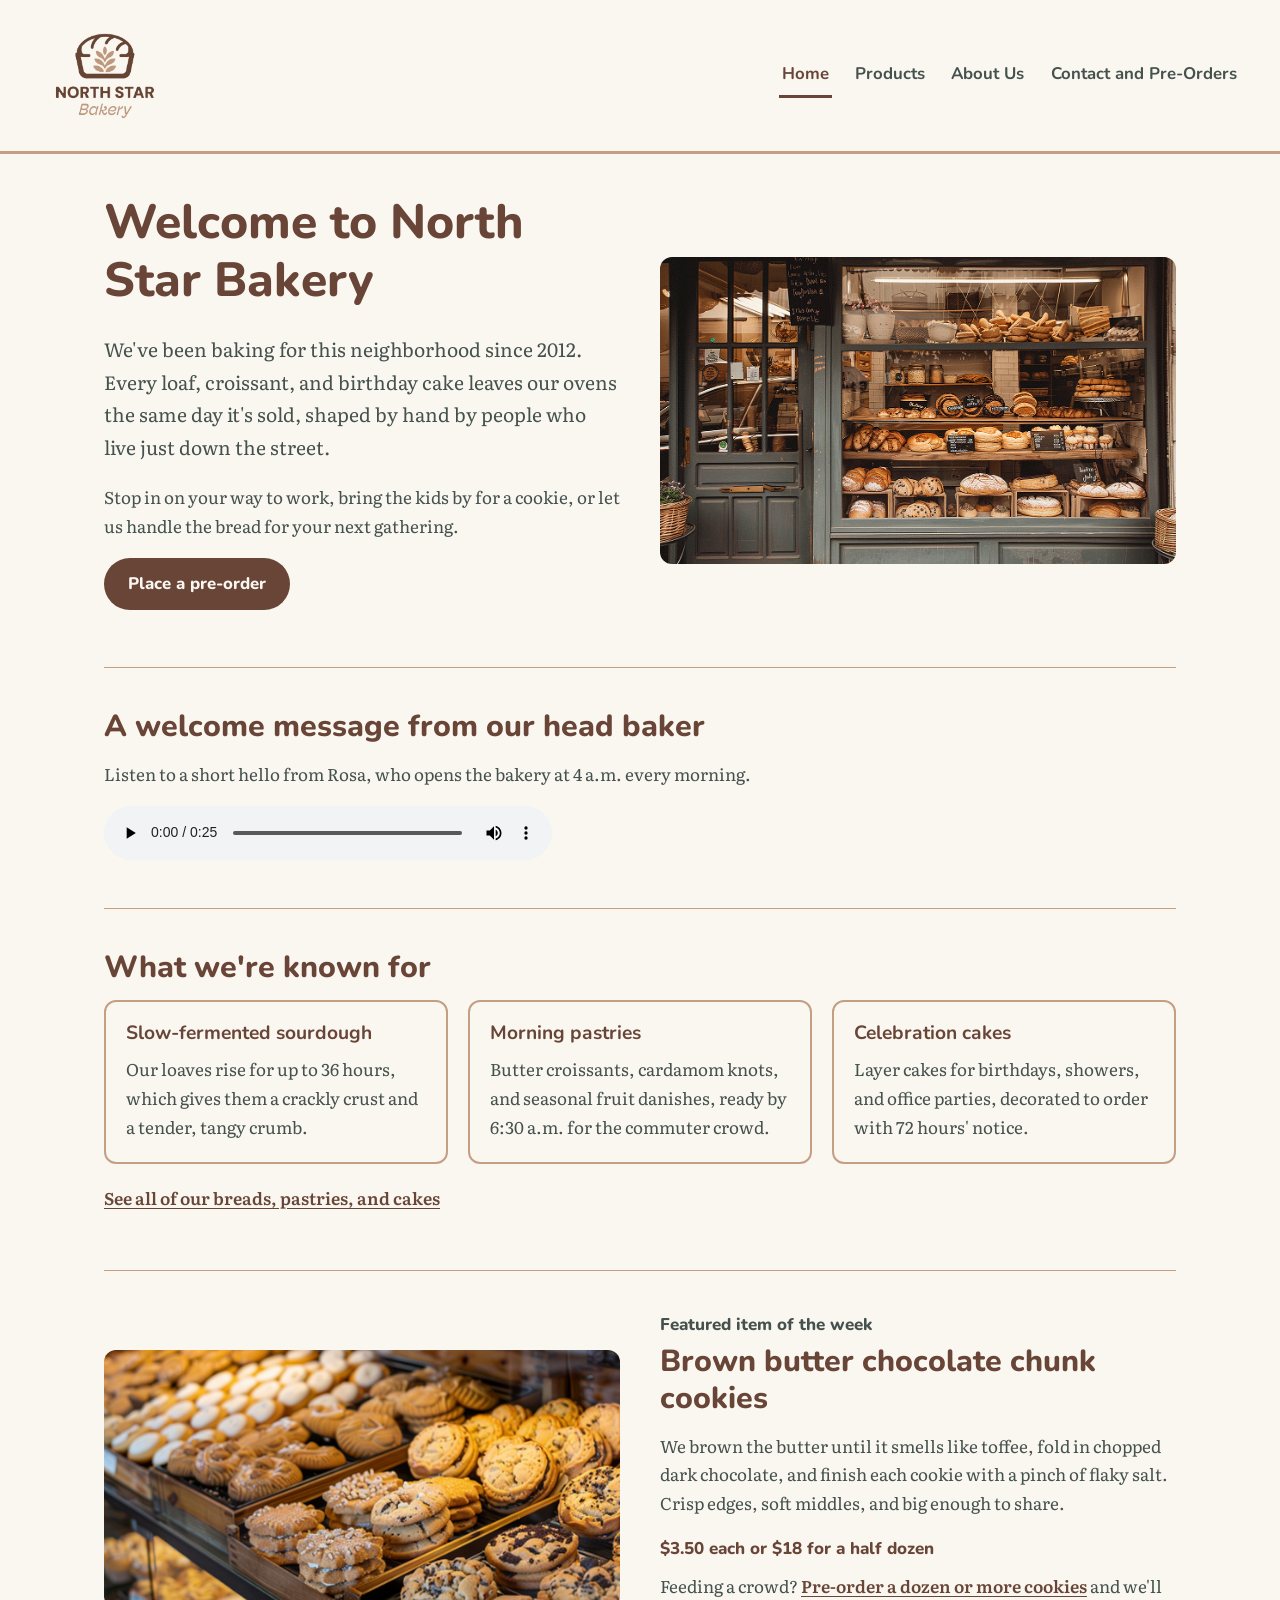
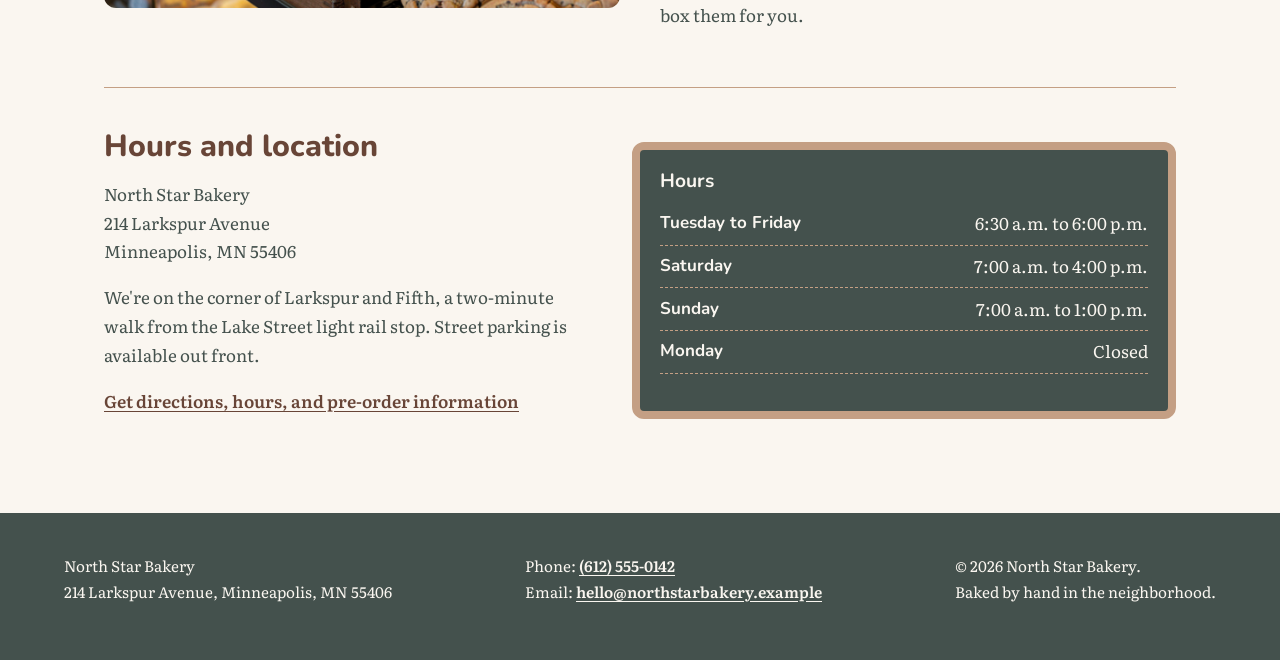
<file: index.html>
<!DOCTYPE html>
<html lang="en">
<head>
  <meta charset="UTF-8">
  <meta name="viewport" content="width=device-width, initial-scale=1.0">
  <meta name="description" content="North Star Bakery is a neighborhood bakery making bread, pastries, and cakes by hand every morning. Pre-order for pickup.">
  <title>North Star Bakery | Home</title>
  <link rel="preconnect" href="https://fonts.googleapis.com">
  <link rel="preconnect" href="https://fonts.gstatic.com" crossorigin>
  <link rel="stylesheet" href="https://fonts.googleapis.com/css2?family=Nunito:wght@700;800&amp;family=Literata:wght@400;600&amp;display=swap">
  <link rel="stylesheet" href="css/styles.css">
  <script src="js/script.js" defer></script>
</head>
<body>
  <a class="skip-link" href="#main">Skip to main content</a>

  <header class="site-header">
    <a class="logo" href="index.html">
      <img src="images/bakery-logo.png" alt="North Star Bakery logo: a loaf of bread with a wheat stalk inside it. Go to the home page." width="200" height="171">
    </a>
    <nav class="site-nav" aria-label="Main navigation">
      <ul>
        <li><a href="index.html" aria-current="page">Home</a></li>
        <li><a href="products.html">Products</a></li>
        <li><a href="about.html">About Us</a></li>
        <li><a href="contact.html">Contact and Pre-Orders</a></li>
      </ul>
    </nav>
  </header>

  <main id="main">
    <section class="hero">
      <div class="split">
        <div class="split-text">
          <h1>Welcome to North Star Bakery</h1>
          <p class="lead">We've been baking for this neighborhood since 2012. Every loaf, croissant, and birthday cake leaves our ovens the same day it's sold, shaped by hand by people who live just down the street.</p>
          <p>Stop in on your way to work, bring the kids by for a cookie, or let us handle the bread for your next gathering.</p>
          <p><a class="button" href="contact.html">Place a pre-order</a></p>
        </div>
        <div class="split-media">
          <img src="images/bakery-storefront.png" alt="The North Star Bakery storefront, with slate-green window frames and wooden shelves filled with crusty loaves, baguettes, and pastries behind the glass." width="600" height="358">
        </div>
      </div>
    </section>

    <section class="audio-welcome">
      <h2>A welcome message from our head baker</h2>
      <p>Listen to a short hello from Rosa, who opens the bakery at 4 a.m. every morning.</p>
      <audio controls preload="metadata">
        <source src="media/bakery-welcome.mp3" type="audio/mpeg">
        <p>Your browser does not support the audio element. You can <a href="media/bakery-welcome.mp3">download the welcome message (MP3)</a> instead. In it, Rosa welcomes you to North Star Bakery and invites you to stop in or place a pre-order.</p>
      </audio>
    </section>

    <section>
      <h2>What we're known for</h2>
      <ul class="card-row">
        <li class="card">
          <h3>Slow-fermented sourdough</h3>
          <p>Our loaves rise for up to 36 hours, which gives them a crackly crust and a tender, tangy crumb.</p>
        </li>
        <li class="card">
          <h3>Morning pastries</h3>
          <p>Butter croissants, cardamom knots, and seasonal fruit danishes, ready by 6:30 a.m. for the commuter crowd.</p>
        </li>
        <li class="card">
          <h3>Celebration cakes</h3>
          <p>Layer cakes for birthdays, showers, and office parties, decorated to order with 72 hours' notice.</p>
        </li>
      </ul>
      <p><a href="products.html">See all of our breads, pastries, and cakes</a></p>
    </section>

    <section>
      <div class="split">
        <div class="split-media">
          <picture>
            <source media="(min-width: 800px)" srcset="images/bakery-feature-large.png" width="800" height="400">
            <img src="images/bakery-feature-small.png" alt="Wooden trays in our pastry case stacked with brown butter chocolate chunk cookies, sugar-topped sandwich cookies, and iced shortbread rounds." width="400" height="400">
          </picture>
        </div>
        <div class="split-text">
          <p class="eyebrow">Featured item of the week</p>
          <h2>Brown butter chocolate chunk cookies</h2>
          <p>We brown the butter until it smells like toffee, fold in chopped dark chocolate, and finish each cookie with a pinch of flaky salt. Crisp edges, soft middles, and big enough to share.</p>
          <p class="price">$3.50 each or $18 for a half dozen</p>
          <p>Feeding a crowd? <a href="contact.html">Pre-order a dozen or more cookies</a> and we'll box them for you.</p>
        </div>
      </div>
    </section>

    <section>
      <div class="split">
        <div class="split-text">
          <h2>Hours and location</h2>
          <address>
            North Star Bakery<br>
            214 Larkspur Avenue<br>
            Minneapolis, MN 55406
          </address>
          <p>We're on the corner of Larkspur and Fifth, a two-minute walk from the Lake Street light rail stop. Street parking is available out front.</p>
          <p><a href="contact.html">Get directions, hours, and pre-order information</a></p>
        </div>
        <div class="chalkboard">
          <h3>Hours</h3>
          <ul class="hours">
          <li><span>Tuesday to Friday</span> <span>6:30 a.m. to 6:00 p.m.</span></li>
          <li><span>Saturday</span> <span>7:00 a.m. to 4:00 p.m.</span></li>
          <li><span>Sunday</span> <span>7:00 a.m. to 1:00 p.m.</span></li>
          <li><span>Monday</span> <span>Closed</span></li>
        </ul>
        </div>
      </div>
    </section>
  </main>

  <footer class="site-footer">
    <div class="footer-inner">
      <p>North Star Bakery<br>214 Larkspur Avenue, Minneapolis, MN 55406</p>
      <p>Phone: <a href="tel:+16125550142">(612) 555-0142</a><br>Email: <a href="mailto:hello@northstarbakery.example">hello@northstarbakery.example</a></p>
      <p>&copy; 2026 North Star Bakery.<br>Baked by hand in the neighborhood.</p>
    </div>
  </footer>
</body>
</html>
</file>
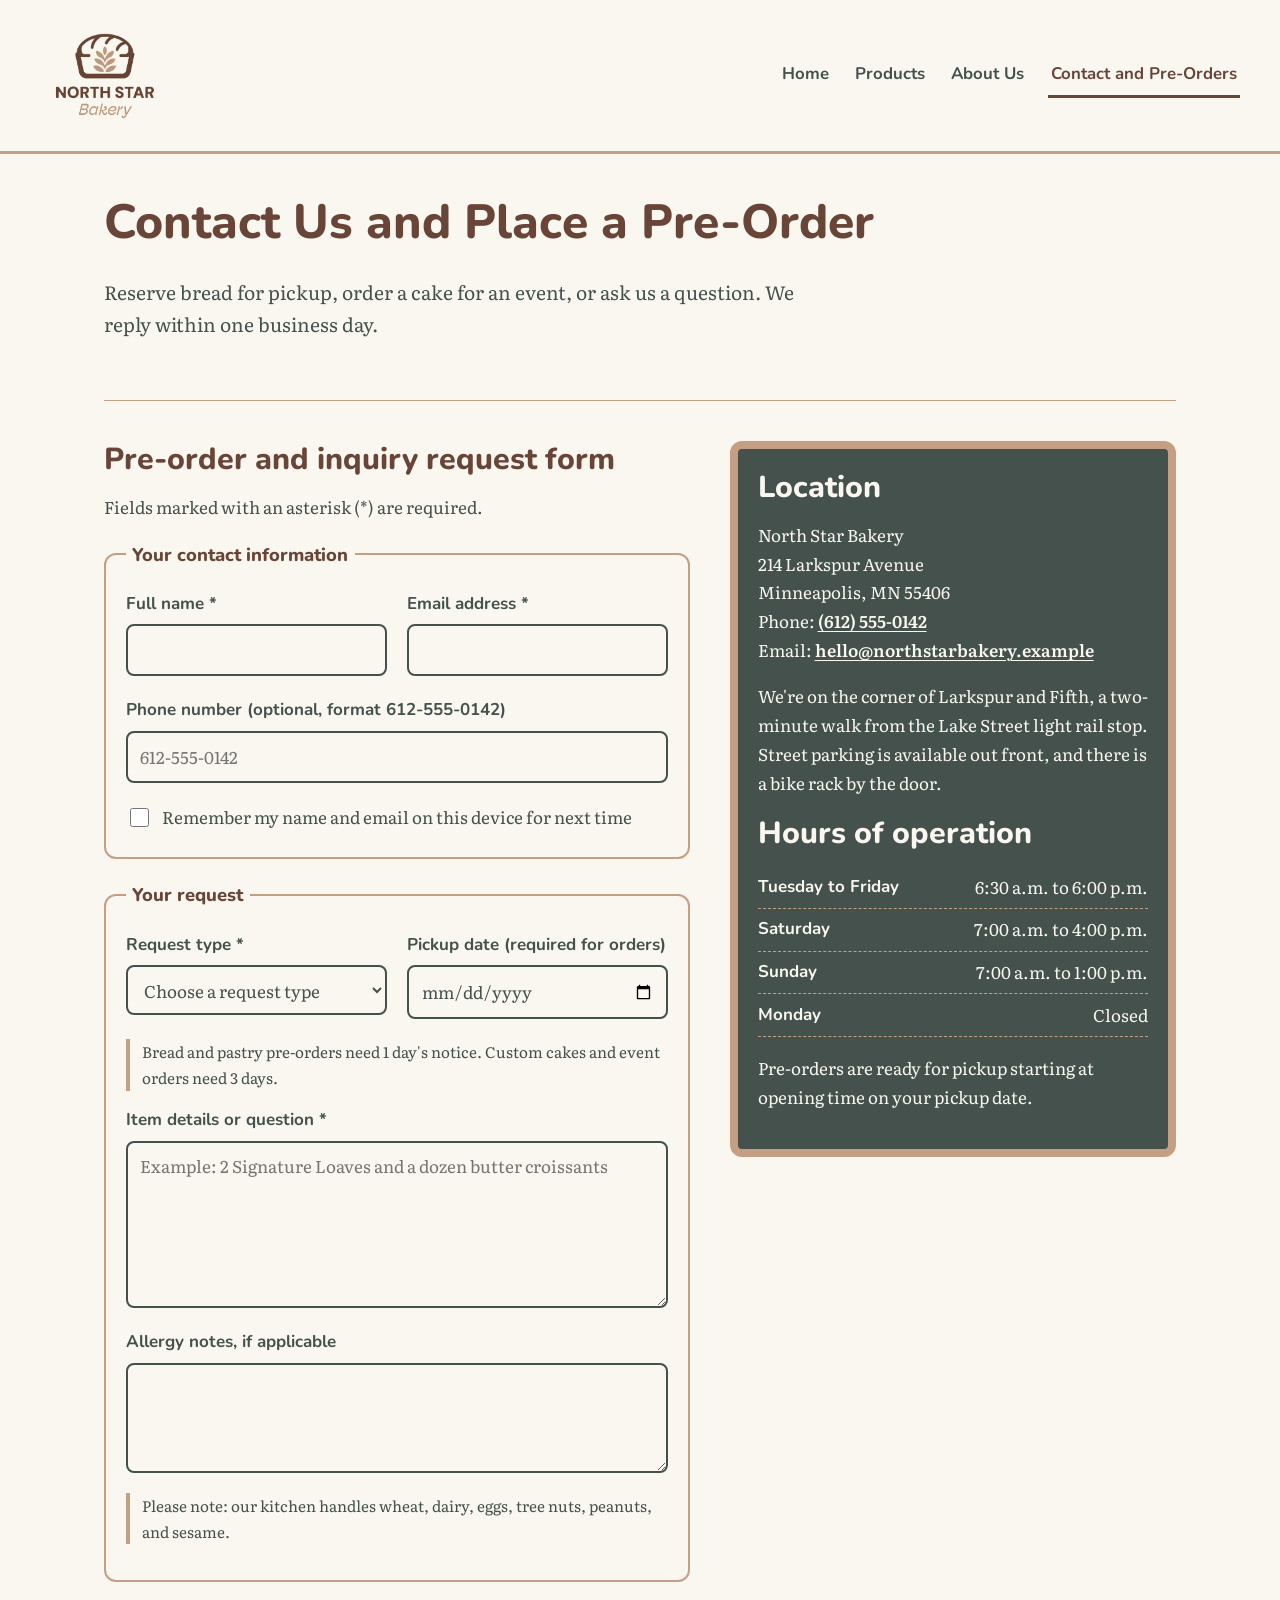
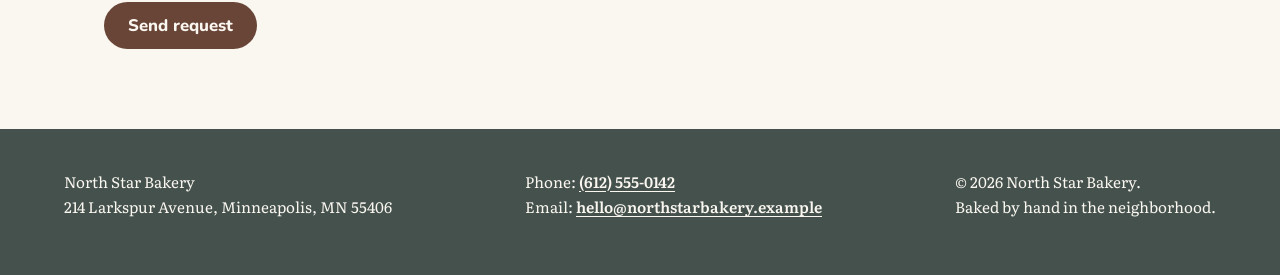
<file: contact.html>
<!DOCTYPE html>
<html lang="en">
<head>
  <meta charset="UTF-8">
  <meta name="viewport" content="width=device-width, initial-scale=1.0">
  <meta name="description" content="Send North Star Bakery a pre-order request or question, and find our location and hours of operation.">
  <title>Contact and Pre-Orders | North Star Bakery</title>
  <link rel="preconnect" href="https://fonts.googleapis.com">
  <link rel="preconnect" href="https://fonts.gstatic.com" crossorigin>
  <link rel="stylesheet" href="https://fonts.googleapis.com/css2?family=Nunito:wght@700;800&amp;family=Literata:wght@400;600&amp;display=swap">
  <link rel="stylesheet" href="css/styles.css">
  <script src="js/script.js" defer></script>
</head>
<body>
  <a class="skip-link" href="#main">Skip to main content</a>

  <header class="site-header">
    <a class="logo" href="index.html">
      <img src="images/bakery-logo.png" alt="North Star Bakery logo: a loaf of bread with a wheat stalk inside it. Go to the home page." width="200" height="171">
    </a>
    <nav class="site-nav" aria-label="Main navigation">
      <ul>
        <li><a href="index.html">Home</a></li>
        <li><a href="products.html">Products</a></li>
        <li><a href="about.html">About Us</a></li>
        <li><a href="contact.html" aria-current="page">Contact and Pre-Orders</a></li>
      </ul>
    </nav>
  </header>

  <main id="main">
    <section class="page-intro">
      <h1>Contact Us and Place a Pre-Order</h1>
      <p class="lead">Reserve bread for pickup, order a cake for an event, or ask us a question. We reply within one business day.</p>
    </section>

    <div class="contact-layout">
      <section class="form-panel">
        <h2>Pre-order and inquiry request form</h2>
        <p>Fields marked with an asterisk (*) are required.</p>

        <div class="form-status" id="form-status" role="status" aria-live="polite" hidden></div>

        <div class="order-list compact" id="contact-list" hidden>
          <h3>Your saved pre-order list</h3>
          <ul class="saved-items" id="contact-saved-items"></ul>
          <button class="button button-outline" type="button" id="use-list">Add my list to item details</button>
        </div>

        <form action="#" method="post" id="request-form" novalidate>
          <fieldset>
            <legend>Your contact information</legend>
            <div class="field-row">
              <div class="field">
                <label for="name">Full name *</label>
                <input type="text" id="name" name="name" autocomplete="name" required minlength="2" maxlength="60" aria-describedby="name-error">
                <p class="error-message" id="name-error"></p>
              </div>
              <div class="field">
                <label for="email">Email address *</label>
                <input type="email" id="email" name="email" autocomplete="email" required aria-describedby="email-error">
                <p class="error-message" id="email-error"></p>
              </div>
            </div>
            <div class="field">
              <label for="phone">Phone number (optional, format 612-555-0142)</label>
              <input type="tel" id="phone" name="phone" autocomplete="tel" pattern="[0-9]{3}-[0-9]{3}-[0-9]{4}" placeholder="612-555-0142" aria-describedby="phone-error">
              <p class="error-message" id="phone-error"></p>
            </div>
            <div class="checkbox-field">
              <input type="checkbox" id="remember-me" name="remember_me">
              <label for="remember-me">Remember my name and email on this device for next time</label>
            </div>
          </fieldset>

          <fieldset>
            <legend>Your request</legend>
            <div class="field-row">
              <div class="field">
                <label for="request-type">Request type *</label>
                <select id="request-type" name="request_type" required aria-describedby="request-type-error">
                  <option value="">Choose a request type</option>
                  <option value="pre-order">Pre-order for pickup</option>
                  <option value="custom-cake">Custom or celebration cake</option>
                  <option value="event-order">Event or catering order</option>
                  <option value="general-question">General question</option>
                </select>
                <p class="error-message" id="request-type-error"></p>
              </div>
              <div class="field">
                <label for="pickup-date">Pickup date (required for orders)</label>
                <input type="date" id="pickup-date" name="pickup_date" aria-describedby="pickup-hint pickup-date-error">
                <p class="error-message" id="pickup-date-error"></p>
              </div>
            </div>
            <p class="hint" id="pickup-hint">Bread and pastry pre-orders need 1 day's notice. Custom cakes and event orders need 3 days.</p>
            <div class="field">
              <label for="item-details">Item details or question *</label>
              <textarea id="item-details" name="item_details" rows="5" required minlength="5" maxlength="1000" placeholder="Example: 2 Signature Loaves and a dozen butter croissants" aria-describedby="item-details-error"></textarea>
              <p class="error-message" id="item-details-error"></p>
            </div>
            <div class="field">
              <label for="allergy-notes">Allergy notes, if applicable</label>
              <textarea id="allergy-notes" name="allergy_notes" rows="3" maxlength="500" aria-describedby="allergy-notes-error"></textarea>
              <p class="error-message" id="allergy-notes-error"></p>
            </div>
            <p class="hint">Please note: our kitchen handles wheat, dairy, eggs, tree nuts, peanuts, and sesame.</p>
          </fieldset>

          <button class="button" type="submit">Send request</button>
        </form>
      </section>

      <aside class="chalkboard">
        <h2>Location</h2>
        <address>
          North Star Bakery<br>
          214 Larkspur Avenue<br>
          Minneapolis, MN 55406<br>
          Phone: <a href="tel:+16125550142">(612) 555-0142</a><br>
          Email: <a href="mailto:hello@northstarbakery.example">hello@northstarbakery.example</a>
        </address>
        <p>We're on the corner of Larkspur and Fifth, a two-minute walk from the Lake Street light rail stop. Street parking is available out front, and there is a bike rack by the door.</p>
        <h2>Hours of operation</h2>
        <ul class="hours">
          <li><span>Tuesday to Friday</span> <span>6:30 a.m. to 6:00 p.m.</span></li>
          <li><span>Saturday</span> <span>7:00 a.m. to 4:00 p.m.</span></li>
          <li><span>Sunday</span> <span>7:00 a.m. to 1:00 p.m.</span></li>
          <li><span>Monday</span> <span>Closed</span></li>
        </ul>
        <p>Pre-orders are ready for pickup starting at opening time on your pickup date.</p>
      </aside>
    </div>
  </main>

  <footer class="site-footer">
    <div class="footer-inner">
      <p>North Star Bakery<br>214 Larkspur Avenue, Minneapolis, MN 55406</p>
      <p>Phone: <a href="tel:+16125550142">(612) 555-0142</a><br>Email: <a href="mailto:hello@northstarbakery.example">hello@northstarbakery.example</a></p>
      <p>&copy; 2026 North Star Bakery.<br>Baked by hand in the neighborhood.</p>
    </div>
  </footer>
</body>
</html>
</file>
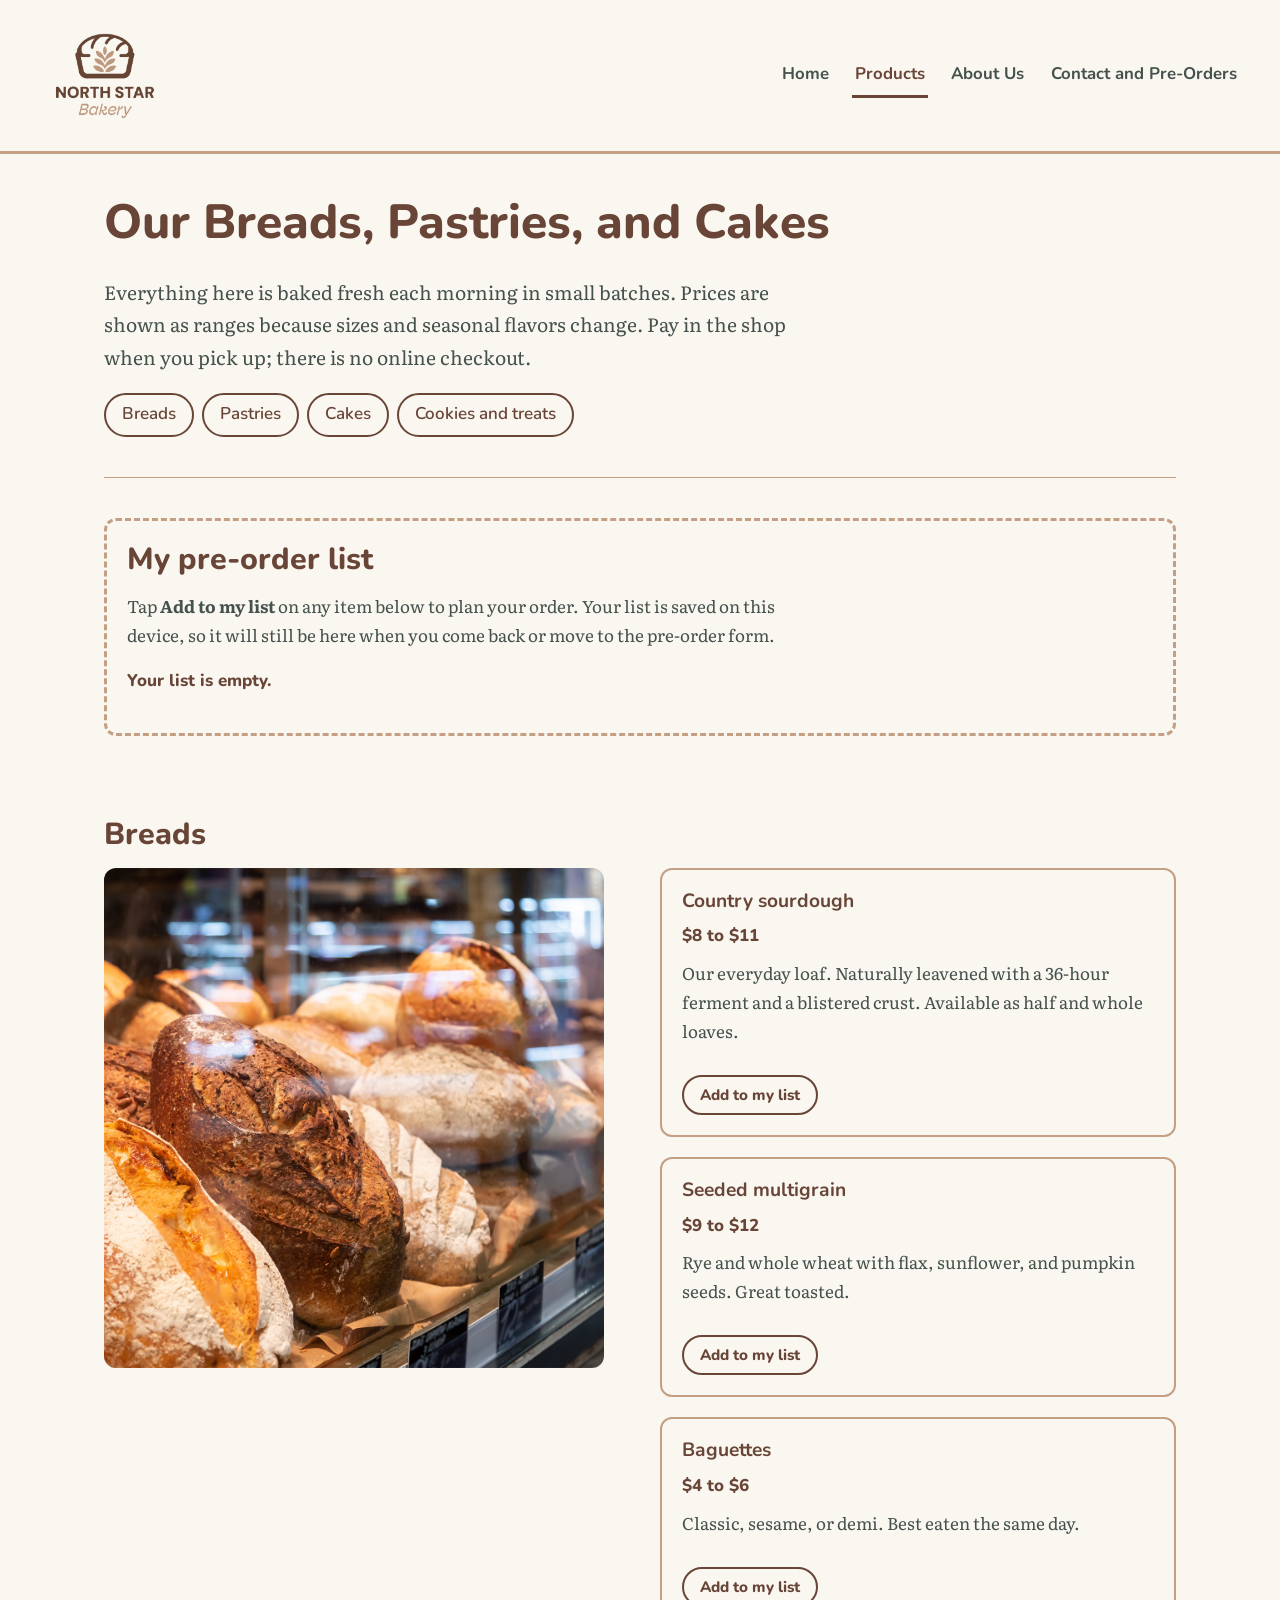
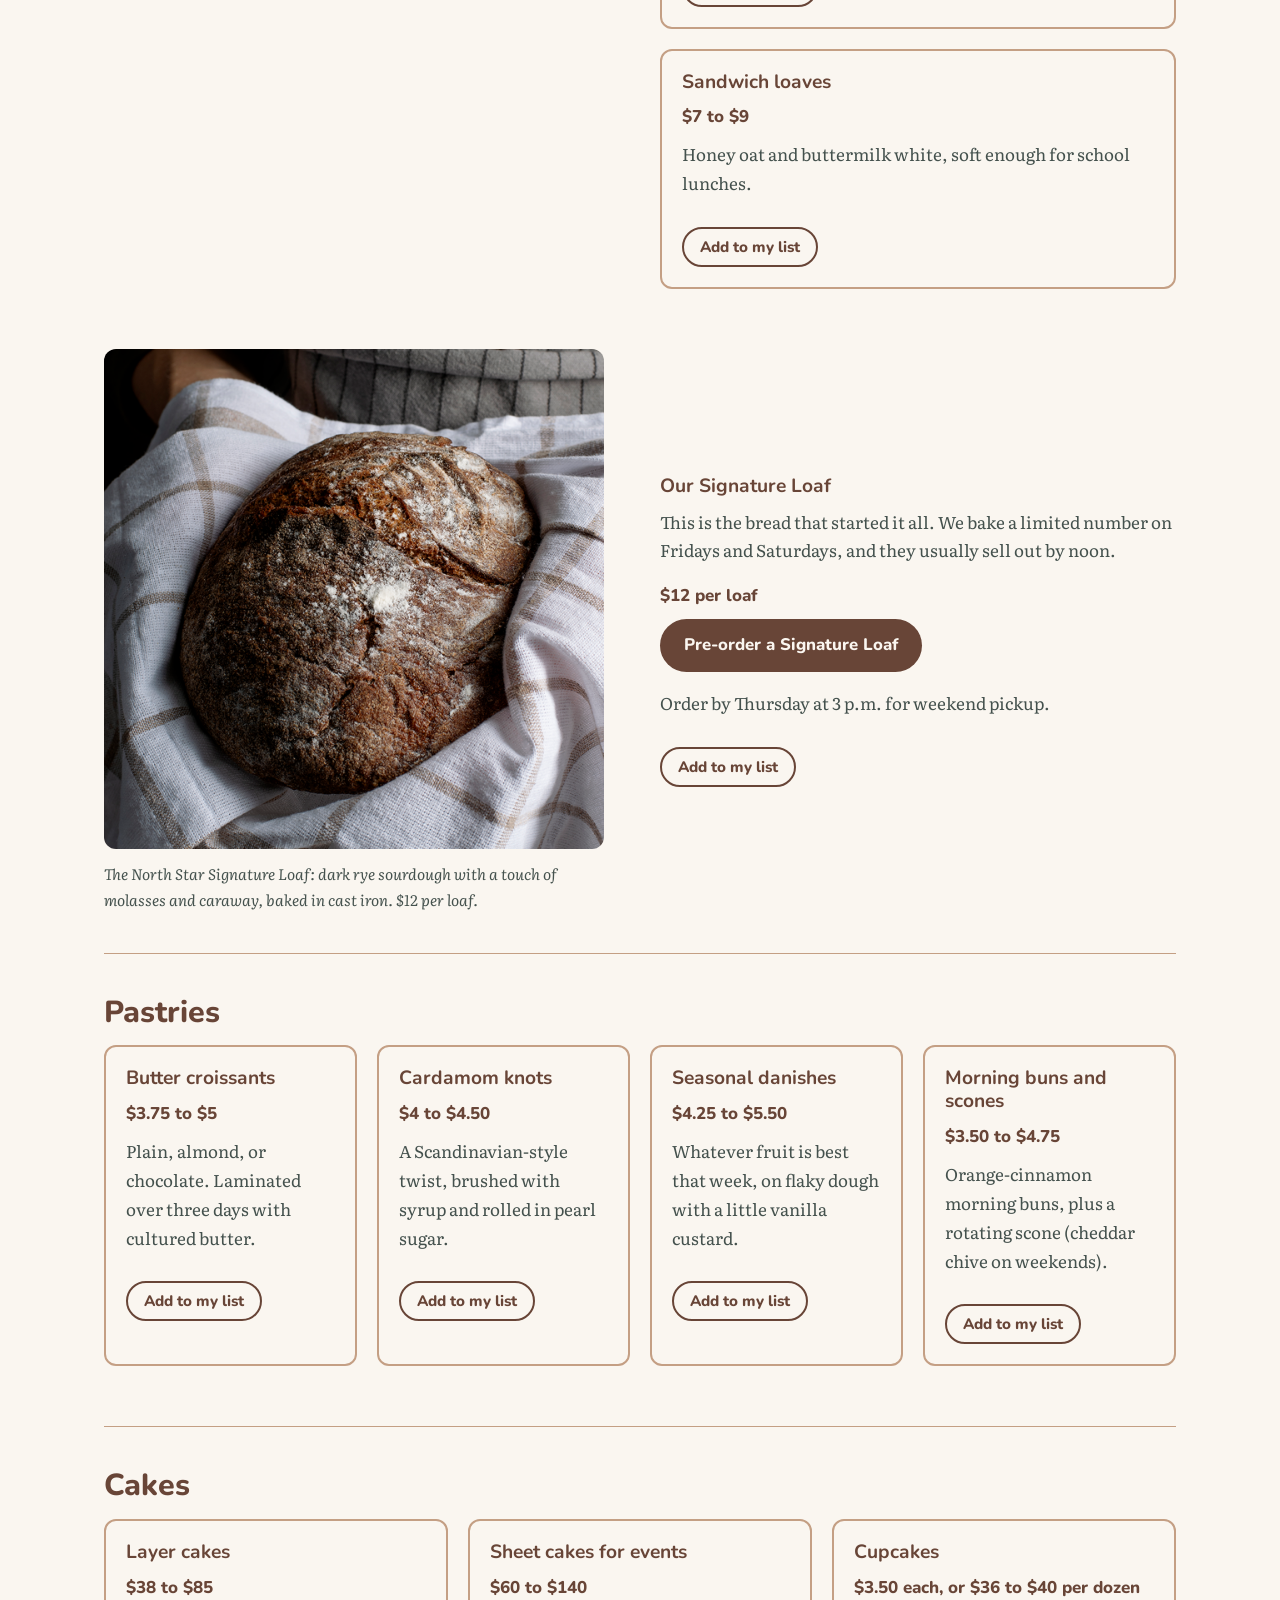
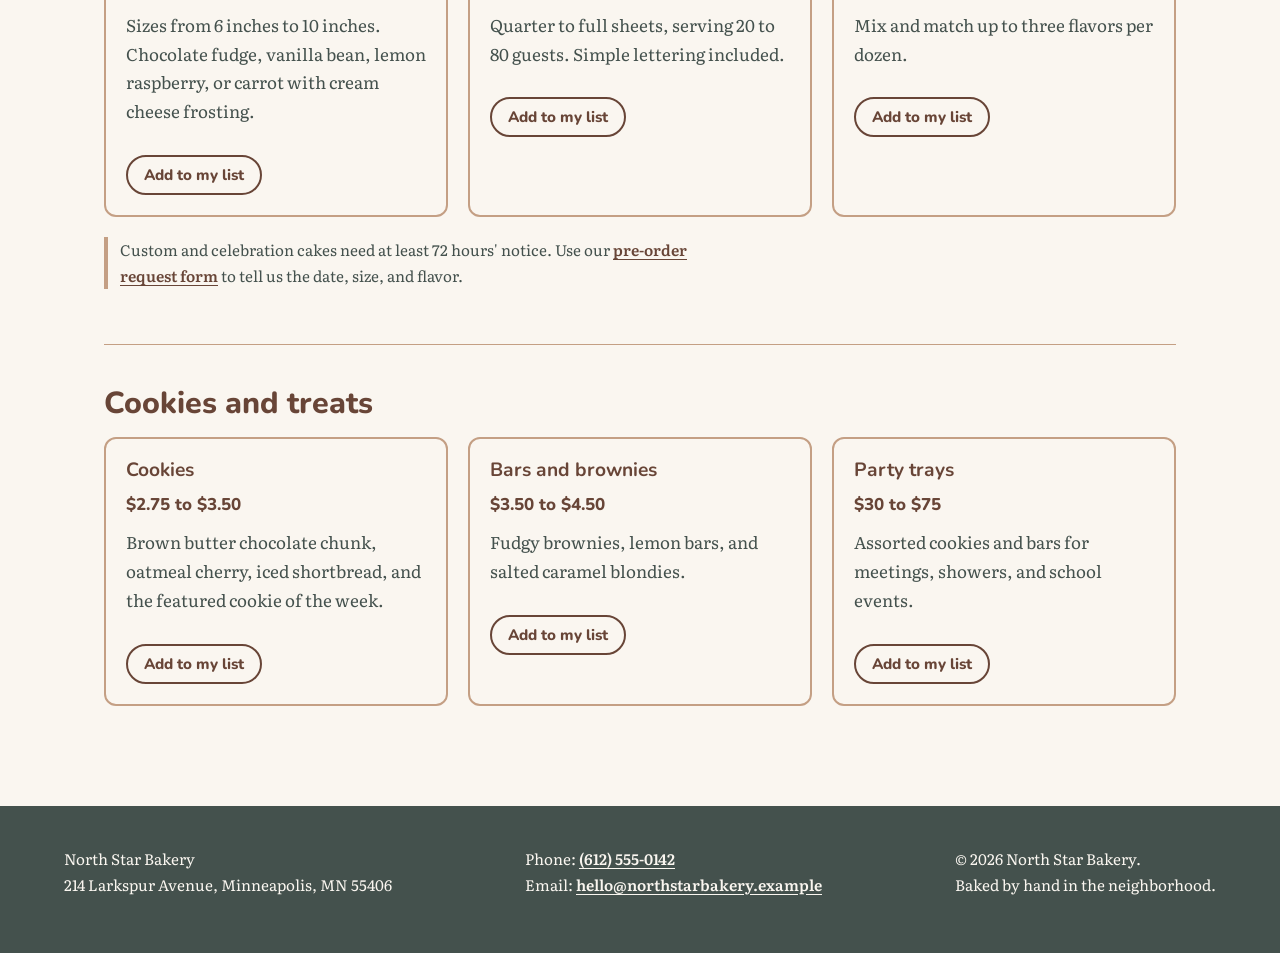
<file: products.html>
<!DOCTYPE html>
<html lang="en">
<head>
  <meta charset="UTF-8">
  <meta name="viewport" content="width=device-width, initial-scale=1.0">
  <meta name="description" content="Breads, pastries, cakes, and cookies baked daily at North Star Bakery, with price ranges and pre-order information.">
  <title>Products | North Star Bakery</title>
  <link rel="preconnect" href="https://fonts.googleapis.com">
  <link rel="preconnect" href="https://fonts.gstatic.com" crossorigin>
  <link rel="stylesheet" href="https://fonts.googleapis.com/css2?family=Nunito:wght@700;800&amp;family=Literata:wght@400;600&amp;display=swap">
  <link rel="stylesheet" href="css/styles.css">
  <script src="js/script.js" defer></script>
</head>
<body>
  <a class="skip-link" href="#main">Skip to main content</a>

  <header class="site-header">
    <a class="logo" href="index.html">
      <img src="images/bakery-logo.png" alt="North Star Bakery logo: a loaf of bread with a wheat stalk inside it. Go to the home page." width="200" height="171">
    </a>
    <nav class="site-nav" aria-label="Main navigation">
      <ul>
        <li><a href="index.html">Home</a></li>
        <li><a href="products.html" aria-current="page">Products</a></li>
        <li><a href="about.html">About Us</a></li>
        <li><a href="contact.html">Contact and Pre-Orders</a></li>
      </ul>
    </nav>
  </header>

  <main id="main">
    <section class="page-intro">
      <h1>Our Breads, Pastries, and Cakes</h1>
      <p class="lead">Everything here is baked fresh each morning in small batches. Prices are shown as ranges because sizes and seasonal flavors change. Pay in the shop when you pick up; there is no online checkout.</p>
      <nav aria-label="Product categories">
        <ul class="category-nav">
          <li><a href="#breads">Breads</a></li>
          <li><a href="#pastries">Pastries</a></li>
          <li><a href="#cakes">Cakes</a></li>
          <li><a href="#cookies">Cookies and treats</a></li>
        </ul>
      </nav>
    </section>

    <section id="my-list" class="order-list" aria-labelledby="my-list-heading">
      <h2 id="my-list-heading">My pre-order list</h2>
      <p>Tap <strong>Add to my list</strong> on any item below to plan your order. Your list is saved on this device, so it will still be here when you come back or move to the pre-order form.</p>
      <p class="list-count" id="list-count" aria-live="polite">Your list is empty.</p>
      <ul class="saved-items" id="saved-items"></ul>
      <div class="list-actions" id="list-actions" hidden>
        <a class="button" href="contact.html">Use this list in a pre-order</a>
        <button class="button button-outline" type="button" id="clear-list">Clear my list</button>
      </div>
    </section>

    <section id="breads">
      <h2>Breads</h2>
      <div class="split">
        <div class="split-media">
          <img src="images/bakery-bread.png" alt="Rustic loaves in our bread case: a flour-dusted country loaf with a deep golden score, a dark seeded multigrain, and rows of scored boules behind the glass." width="500" height="500">
        </div>
        <ul class="menu">
          <li class="card" data-product-id="country-sourdough">
            <h3>Country sourdough</h3>
            <p class="price">$8 to $11</p>
            <p>Our everyday loaf. Naturally leavened with a 36-hour ferment and a blistered crust. Available as half and whole loaves.</p>
          </li>
          <li class="card" data-product-id="seeded-multigrain">
            <h3>Seeded multigrain</h3>
            <p class="price">$9 to $12</p>
            <p>Rye and whole wheat with flax, sunflower, and pumpkin seeds. Great toasted.</p>
          </li>
          <li class="card" data-product-id="baguettes">
            <h3>Baguettes</h3>
            <p class="price">$4 to $6</p>
            <p>Classic, sesame, or demi. Best eaten the same day.</p>
          </li>
          <li class="card" data-product-id="sandwich-loaves">
            <h3>Sandwich loaves</h3>
            <p class="price">$7 to $9</p>
            <p>Honey oat and buttermilk white, soft enough for school lunches.</p>
          </li>
        </ul>
      </div>

      <div class="split signature">
        <figure class="split-media">
          <img src="images/bakery-signature-loaf.png" alt="A round, dark-crusted rye loaf dusted with flour, cradled in a white and tan checked linen towel." width="500" height="500">
          <figcaption>The North Star Signature Loaf: dark rye sourdough with a touch of molasses and caraway, baked in cast iron. $12 per loaf.</figcaption>
        </figure>
        <div class="split-text" data-product-id="signature-loaf">
          <h3>Our Signature Loaf</h3>
          <p>This is the bread that started it all. We bake a limited number on Fridays and Saturdays, and they usually sell out by noon.</p>
          <p class="price">$12 per loaf</p>
          <p><a class="button" href="contact.html">Pre-order a Signature Loaf</a></p>
          <p>Order by Thursday at 3 p.m. for weekend pickup.</p>
        </div>
      </div>
    </section>

    <section id="pastries">
      <h2>Pastries</h2>
      <ul class="menu menu-grid">
          <li class="card" data-product-id="butter-croissants">
            <h3>Butter croissants</h3>
            <p class="price">$3.75 to $5</p>
            <p>Plain, almond, or chocolate. Laminated over three days with cultured butter.</p>
          </li>
          <li class="card" data-product-id="cardamom-knots">
            <h3>Cardamom knots</h3>
            <p class="price">$4 to $4.50</p>
            <p>A Scandinavian-style twist, brushed with syrup and rolled in pearl sugar.</p>
          </li>
          <li class="card" data-product-id="seasonal-danishes">
            <h3>Seasonal danishes</h3>
            <p class="price">$4.25 to $5.50</p>
            <p>Whatever fruit is best that week, on flaky dough with a little vanilla custard.</p>
          </li>
          <li class="card" data-product-id="morning-buns-and-scones">
            <h3>Morning buns and scones</h3>
            <p class="price">$3.50 to $4.75</p>
            <p>Orange-cinnamon morning buns, plus a rotating scone (cheddar chive on weekends).</p>
          </li>
      </ul>
    </section>

    <section id="cakes">
      <h2>Cakes</h2>
      <ul class="menu menu-grid">
          <li class="card" data-product-id="layer-cakes">
            <h3>Layer cakes</h3>
            <p class="price">$38 to $85</p>
            <p>Sizes from 6 inches to 10 inches. Chocolate fudge, vanilla bean, lemon raspberry, or carrot with cream cheese frosting.</p>
          </li>
          <li class="card" data-product-id="sheet-cakes-for-events">
            <h3>Sheet cakes for events</h3>
            <p class="price">$60 to $140</p>
            <p>Quarter to full sheets, serving 20 to 80 guests. Simple lettering included.</p>
          </li>
          <li class="card" data-product-id="cupcakes">
            <h3>Cupcakes</h3>
            <p class="price">$3.50 each, or $36 to $40 per dozen</p>
            <p>Mix and match up to three flavors per dozen.</p>
          </li>
      </ul>
      <p class="note">Custom and celebration cakes need at least 72 hours' notice. Use our <a href="contact.html">pre-order request form</a> to tell us the date, size, and flavor.</p>
    </section>

    <section id="cookies">
      <h2>Cookies and treats</h2>
      <ul class="menu menu-grid">
          <li class="card" data-product-id="cookies">
            <h3>Cookies</h3>
            <p class="price">$2.75 to $3.50</p>
            <p>Brown butter chocolate chunk, oatmeal cherry, iced shortbread, and the featured cookie of the week.</p>
          </li>
          <li class="card" data-product-id="bars-and-brownies">
            <h3>Bars and brownies</h3>
            <p class="price">$3.50 to $4.50</p>
            <p>Fudgy brownies, lemon bars, and salted caramel blondies.</p>
          </li>
          <li class="card" data-product-id="party-trays">
            <h3>Party trays</h3>
            <p class="price">$30 to $75</p>
            <p>Assorted cookies and bars for meetings, showers, and school events.</p>
          </li>
      </ul>
    </section>
  </main>

  <footer class="site-footer">
    <div class="footer-inner">
      <p>North Star Bakery<br>214 Larkspur Avenue, Minneapolis, MN 55406</p>
      <p>Phone: <a href="tel:+16125550142">(612) 555-0142</a><br>Email: <a href="mailto:hello@northstarbakery.example">hello@northstarbakery.example</a></p>
      <p>&copy; 2026 North Star Bakery.<br>Baked by hand in the neighborhood.</p>
    </div>
  </footer>
</body>
</html>
</file>
<file: css/styles.css>
/* ==========================================================
   North Star Bakery - styles.css
   Mobile-first: base styles are for small screens.
   Media queries at the bottom adjust the layout for larger screens.

   Color palette (4 colors):
     Crust brown  #684537  headings, buttons, links (from the logo)
     Wheat tan    #C49F84  borders, dividers, accents (from the logo)
     Slate green  #44514D  body text, footer, hours board (from the storefront)
     Flour cream  #FAF6F0  page background, text on dark areas

   Fonts (2 families):
     Nunito   - headings, navigation, buttons, labels
     Literata - body text
   ========================================================== */

:root {
  --brown: #684537;
  --tan: #c49f84;
  --slate: #44514d;
  --cream: #faf6f0;

  --font-heading: "Nunito", "Trebuchet MS", Arial, sans-serif;
  --font-body: "Literata", Georgia, "Times New Roman", serif;

  --space-s: 0.75rem;
  --space-m: 1.25rem;
  --space-l: 2.5rem;
  --radius: 12px;
}

/* ---------- Base ---------- */

*,
*::before,
*::after {
  box-sizing: border-box;
}

body {
  margin: 0;
  background-color: var(--cream);
  color: var(--slate);
  font-family: var(--font-body);
  font-size: 1.0625rem;
  line-height: 1.7;
}

img,
video {
  display: block;
  max-width: 100%;
  height: auto;
  border-radius: var(--radius);
}

h1,
h2,
h3 {
  font-family: var(--font-heading);
  color: var(--brown);
  line-height: 1.2;
  margin: 0 0 0.5em;
}

h1 {
  font-size: 2rem;
  font-weight: 800;
}

h2 {
  font-size: 1.6rem;
  font-weight: 800;
}

h3 {
  font-size: 1.2rem;
  font-weight: 700;
}

p {
  margin: 0 0 1em;
  max-width: 65ch;
}

a {
  color: var(--brown);
  font-weight: 600;
  text-underline-offset: 0.2em;
}

a:hover {
  text-decoration-thickness: 3px;
}

a:focus-visible,
button:focus-visible,
input:focus-visible,
select:focus-visible,
textarea:focus-visible {
  outline: 3px solid var(--brown);
  outline-offset: 3px;
}

address {
  font-style: normal;
  margin-bottom: 1em;
}

/* Skip link: hidden until a keyboard user tabs to it */
.skip-link {
  position: absolute;
  left: 1rem;
  top: -4rem;
  background-color: var(--brown);
  color: var(--cream);
  padding: 0.5rem 1rem;
  border-radius: var(--radius);
  z-index: 10;
}

.skip-link:focus {
  top: 1rem;
}

/* ---------- Header and navigation ---------- */

.site-header {
  display: flex;
  flex-direction: column;
  align-items: center;
  gap: var(--space-s);
  padding: var(--space-m);
  border-bottom: 3px solid var(--tan);
}

/* The logo file has a white background. "multiply" lets the
   cream page color show through so no white box appears. */
.logo img {
  width: 130px;
  border-radius: 0;
  mix-blend-mode: multiply;
}

.site-nav ul {
  list-style: none;
  margin: 0;
  padding: 0;
  display: flex;
  flex-wrap: wrap;
  justify-content: center;
  gap: 0.25rem 1.25rem;
}

.site-nav a {
  display: block;
  padding: 0.4rem 0.2rem;
  font-family: var(--font-heading);
  font-weight: 700;
  font-size: 1.05rem;
  color: var(--slate);
  text-decoration: none;
  border-bottom: 3px solid transparent;
}

.site-nav a:hover {
  color: var(--brown);
  border-bottom-color: var(--tan);
}

/* Shows visitors which page they are on */
.site-nav a[aria-current="page"] {
  color: var(--brown);
  border-bottom-color: var(--brown);
}

/* ---------- Main layout ---------- */

main {
  max-width: 72rem;
  margin: 0 auto;
  padding: 0 var(--space-m);
}

main section {
  padding: var(--space-l) 0;
  border-bottom: 1px solid var(--tan);
}

main section:last-child {
  border-bottom: none;
}

.lead {
  font-size: 1.2rem;
}

.eyebrow {
  font-family: var(--font-heading);
  font-weight: 800;
  color: var(--slate);
  margin-bottom: 0.25rem;
}

.price {
  font-family: var(--font-heading);
  font-weight: 800;
  color: var(--brown);
  margin-bottom: 0.5rem;
}

.note,
.hint {
  border-left: 4px solid var(--tan);
  padding-left: var(--space-s);
  font-size: 0.95rem;
}

/* Two-part layout (text + image). Stacks on phones. */
.split {
  display: flex;
  flex-direction: column;
  gap: var(--space-m);
}

.split > * {
  flex: 1;
}

.signature {
  margin-top: var(--space-l);
}

/* ---------- Cards ---------- */

.card-row,
.menu {
  list-style: none;
  margin: 0 0 var(--space-m);
  padding: 0;
  display: flex;
  flex-direction: column;
  gap: var(--space-m);
}

.card {
  border: 2px solid var(--tan);
  border-radius: var(--radius);
  padding: var(--space-m);
}

.card p:last-child {
  margin-bottom: 0;
}

.role {
  font-family: var(--font-heading);
  font-weight: 700;
}

/* ---------- Buttons ---------- */

.button {
  display: inline-block;
  background-color: var(--brown);
  color: var(--cream);
  font-family: var(--font-heading);
  font-weight: 800;
  font-size: 1.05rem;
  text-decoration: none;
  padding: 0.75rem 1.5rem;
  border: none;
  border-radius: 999px;
  cursor: pointer;
}

.button:hover {
  background-color: var(--slate);
  color: var(--cream);
}

/* ---------- Product category links ---------- */

.category-nav {
  list-style: none;
  margin: 0;
  padding: 0;
  display: flex;
  flex-wrap: wrap;
  gap: 0.5rem;
}

.category-nav a {
  display: block;
  padding: 0.35rem 1rem;
  border: 2px solid var(--brown);
  border-radius: 999px;
  font-family: var(--font-heading);
  text-decoration: none;
}

.category-nav a:hover {
  background-color: var(--brown);
  color: var(--cream);
}

/* ---------- Figure ---------- */

figure {
  margin: 0;
}

figcaption {
  margin-top: var(--space-s);
  font-size: 0.95rem;
  font-style: italic;
}

/* ---------- Audio ---------- */

audio {
  width: 100%;
  max-width: 28rem;
}

/* ---------- Hours "chalkboard" ---------- */

.chalkboard {
  background-color: var(--slate);
  color: var(--cream);
  border: 8px solid var(--tan);
  border-radius: var(--radius);
  padding: var(--space-m);
}

.chalkboard h2,
.chalkboard h3,
.chalkboard a {
  color: var(--cream);
}

.hours {
  list-style: none;
  margin: 0 0 1em;
  padding: 0;
}

.hours li {
  display: flex;
  flex-wrap: wrap;
  justify-content: space-between;
  gap: 0 1rem;
  padding: 0.4rem 0;
  border-bottom: 1px dashed var(--tan);
}

.hours li span:first-child {
  font-family: var(--font-heading);
  font-weight: 700;
}

/* ---------- Contact form ---------- */

.contact-layout {
  display: flex;
  flex-direction: column;
  gap: var(--space-l);
  padding: var(--space-l) 0;
}

.contact-layout section {
  padding: 0;
  border-bottom: none;
}

fieldset {
  border: 2px solid var(--tan);
  border-radius: var(--radius);
  padding: var(--space-m);
  margin: 0 0 var(--space-m);
}

legend {
  font-family: var(--font-heading);
  font-weight: 800;
  color: var(--brown);
  font-size: 1.15rem;
  padding: 0 0.4rem;
}

.field-row {
  display: flex;
  flex-direction: column;
  gap: 0 var(--space-m);
}

.field {
  display: flex;
  flex-direction: column;
  flex: 1;
  margin-bottom: var(--space-m);
}

label {
  font-family: var(--font-heading);
  font-weight: 700;
  margin-bottom: 0.35rem;
}

input,
select,
textarea {
  width: 100%;
  font: inherit;
  color: var(--slate);
  background-color: var(--cream);
  border: 2px solid var(--slate);
  border-radius: 8px;
  padding: 0.6rem 0.75rem;
}

textarea {
  resize: vertical;
}

/* ---------- Footer ---------- */

.site-footer {
  background-color: var(--slate);
  color: var(--cream);
  padding: var(--space-l) var(--space-m);
  margin-top: var(--space-l);
}

.footer-inner {
  max-width: 72rem;
  margin: 0 auto;
  display: flex;
  flex-direction: column;
  gap: var(--space-s);
  font-size: 0.95rem;
}

.site-footer a {
  color: var(--cream);
}

/* ==========================================================
   Medium screens and up (tablets, about 768px)
   ========================================================== */
@media (min-width: 48em) {
  h1 {
    font-size: 2.6rem;
  }

  h2 {
    font-size: 1.9rem;
  }

  .site-header {
    flex-direction: row;
    justify-content: space-between;
    padding: var(--space-m) var(--space-l);
  }

  .site-nav ul {
    justify-content: flex-end;
  }

  main {
    padding: 0 var(--space-l);
  }

  /* Text and image sit side by side */
  .split {
    flex-direction: row;
    align-items: center;
    gap: var(--space-l);
  }

  /* Cards line up in a row and wrap as needed */
  .card-row,
  .menu-grid {
    flex-direction: row;
    flex-wrap: wrap;
  }

  .card-row > .card,
  .menu-grid > .card {
    flex: 1 1 14rem;
  }

  .field-row {
    flex-direction: row;
  }

  .footer-inner {
    flex-direction: row;
    justify-content: space-between;
  }
}

/* ==========================================================
   Large screens (desktops, about 1024px)
   ========================================================== */
@media (min-width: 64em) {
  h1 {
    font-size: 3rem;
  }

  /* Form and location info side by side */
  .contact-layout {
    flex-direction: row;
    align-items: flex-start;
  }

  .form-panel {
    flex: 3;
  }

  .contact-layout .chalkboard {
    flex: 2;
    position: sticky;
    top: var(--space-m);
  }
}

/* ==========================================================
   Touchstone 4: pre-order list and form feedback
   (uses the same four colors and two fonts)
   ========================================================== */

/* ---------- Pre-order list panel ---------- */

.order-list {
  background-color: var(--cream);
  border: 3px dashed var(--tan);
  border-radius: var(--radius);
  padding: var(--space-m);
  margin: var(--space-l) 0;
}

main section.order-list {
  border-bottom: 3px dashed var(--tan);
  padding: var(--space-m);
}

.order-list.compact {
  margin: 0 0 var(--space-m);
}

.list-count {
  font-family: var(--font-heading);
  font-weight: 800;
  color: var(--brown);
}

.saved-items {
  list-style: none;
  margin: 0 0 var(--space-m);
  padding: 0;
  display: flex;
  flex-direction: column;
  gap: var(--space-s);
}

.saved-items:empty {
  margin: 0;
}

.saved-item {
  display: flex;
  flex-wrap: wrap;
  align-items: center;
  gap: var(--space-s);
  padding-bottom: var(--space-s);
  border-bottom: 1px solid var(--tan);
}

.saved-details {
  display: flex;
  flex-direction: column;
  flex: 1 1 12rem;
}

.saved-name {
  font-family: var(--font-heading);
  font-weight: 700;
}

.saved-price {
  font-size: 0.95rem;
}

.saved-qty-text {
  font-family: var(--font-heading);
  font-weight: 800;
  color: var(--brown);
}

.qty-controls {
  display: flex;
  align-items: center;
  gap: 0.5rem;
}

.qty-button {
  width: 2.5rem;
  height: 2.5rem;
  font-size: 1.3rem;
  font-weight: 800;
  line-height: 1;
  color: var(--brown);
  background-color: var(--cream);
  border: 2px solid var(--brown);
  border-radius: 50%;
  cursor: pointer;
}

.qty-button:hover {
  background-color: var(--brown);
  color: var(--cream);
}

.qty-button:disabled {
  opacity: 0.4;
  cursor: not-allowed;
}

.qty-value {
  min-width: 1.5rem;
  text-align: center;
  font-family: var(--font-heading);
  font-weight: 800;
}

.link-button {
  background: none;
  border: none;
  padding: 0.25rem;
  font: inherit;
  font-weight: 600;
  color: var(--brown);
  text-decoration: underline;
  text-underline-offset: 0.2em;
  cursor: pointer;
}

.list-actions {
  display: flex;
  flex-wrap: wrap;
  gap: var(--space-s);
}

.list-actions[hidden] {
  display: none;
}

.button-outline {
  background-color: transparent;
  color: var(--brown);
  border: 2px solid var(--brown);
}

.button-outline:hover {
  background-color: var(--brown);
  color: var(--cream);
}

/* "Add to my list" buttons inside product cards */
.save-button {
  margin-top: var(--space-s);
  padding: 0.5rem 1rem;
  font-family: var(--font-heading);
  font-weight: 800;
  font-size: 0.95rem;
  color: var(--brown);
  background-color: var(--cream);
  border: 2px solid var(--brown);
  border-radius: 999px;
  cursor: pointer;
}

.save-button:hover,
.save-button.is-saved {
  background-color: var(--brown);
  color: var(--cream);
}

.save-button.is-saved::before {
  content: "\2713  ";
}

/* ---------- Form feedback ---------- */

.error-message {
  margin: 0.35rem 0 0;
  font-family: var(--font-heading);
  font-weight: 700;
  font-size: 0.95rem;
  color: var(--brown);
}

.error-message:empty {
  display: none;
}

.error-message::before {
  content: "\26A0  ";
}

input[aria-invalid="true"],
select[aria-invalid="true"],
textarea[aria-invalid="true"] {
  border-color: var(--brown);
  border-width: 3px;
  border-style: dashed;
}

.form-status {
  padding: var(--space-m);
  margin-bottom: var(--space-m);
  border-radius: var(--radius);
  font-family: var(--font-heading);
  font-weight: 700;
}

.form-status.is-error {
  border: 3px dashed var(--brown);
  color: var(--brown);
}

.form-status.is-success,
.form-status.is-info {
  background-color: var(--slate);
  color: var(--cream);
}

.checkbox-field {
  display: flex;
  align-items: flex-start;
  gap: 0.6rem;
}

.checkbox-field input {
  width: 1.2rem;
  height: 1.2rem;
  margin-top: 0.3rem;
  accent-color: var(--brown);
  flex-shrink: 0;
}

.checkbox-field label {
  font-family: var(--font-body);
  font-weight: 400;
}

.save-button:focus-visible,
.qty-button:focus-visible,
.link-button:focus-visible,
.list-count:focus-visible {
  outline: 3px solid var(--brown);
  outline-offset: 3px;
}

/* Keep the bread photo at the top of its column next to the long menu */
@media (min-width: 48em) {
  #breads .split:first-of-type {
    align-items: flex-start;
  }
}
</file>
